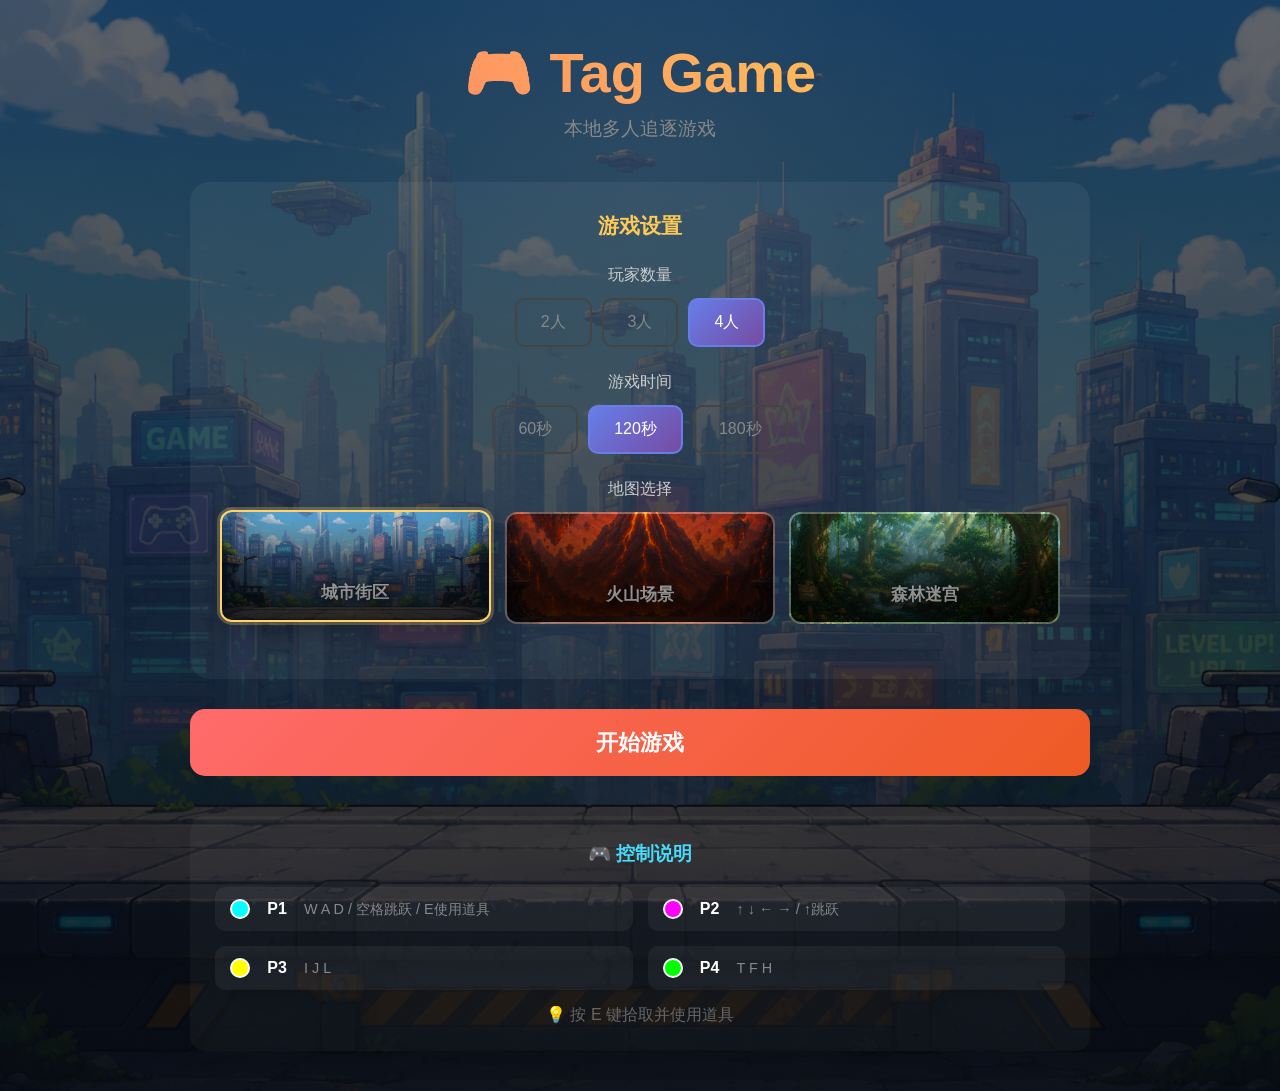
<file: 松弛超人/index.html>
<!DOCTYPE html>
<html lang="zh-CN">
<head>
    <meta charset="UTF-8">
    <meta name="viewport" content="width=device-width, initial-scale=1.0">
    <title>Tag Game - 本地多人追逐</title>
    <link rel="stylesheet" href="css/style.css?v=20260611-event-sfx">
</head>
<body>
    <div id="game-container">
        <!-- 主菜单 -->
        <div id="menu" class="screen active">
            <h1>🎮 Tag Game</h1>
            <p class="subtitle">本地多人追逐游戏</p>

            <div class="menu-options">
                <h2>游戏设置</h2>

                <div class="setting-group">
                    <label>玩家数量</label>
                    <div class="button-group">
                        <button class="btn-option" data-setting="players" data-value="2">2人</button>
                        <button class="btn-option" data-setting="players" data-value="3">3人</button>
                        <button class="btn-option selected" data-setting="players" data-value="4">4人</button>
                    </div>
                </div>

                <div class="setting-group">
                    <label>游戏时间</label>
                    <div class="button-group">
                        <button class="btn-option" data-setting="time" data-value="60">60秒</button>
                        <button class="btn-option selected" data-setting="time" data-value="120">120秒</button>
                        <button class="btn-option" data-setting="time" data-value="180">180秒</button>
                    </div>
                </div>

                <div class="setting-group">
                    <label>地图选择</label>
                    <div class="button-group map-button-group">
                        <button class="btn-option selected" data-setting="map" data-value="1">城市街区</button>
                        <button class="btn-option" data-setting="map" data-value="2">火山场景</button>
                        <button class="btn-option" data-setting="map" data-value="3">森林迷宫</button>
                    </div>
                </div>
            </div>

            <button id="btn-start" class="btn-primary">开始游戏</button>

            <div class="controls-info">
                <h3>🎮 控制说明</h3>
                <div class="control-grid">
                    <div class="control-item red">
                        <span class="player-dot"></span>
                        <span class="player-label">P1</span>
                        <span class="keys">W A D / 空格跳跃 / E使用道具</span>
                    </div>
                    <div class="control-item blue">
                        <span class="player-dot"></span>
                        <span class="player-label">P2</span>
                        <span class="keys">↑ ↓ ← → / ↑跳跃</span>
                    </div>
                    <div class="control-item yellow">
                        <span class="player-dot"></span>
                        <span class="player-label">P3</span>
                        <span class="keys">I J L</span>
                    </div>
                    <div class="control-item green">
                        <span class="player-dot"></span>
                        <span class="player-label">P4</span>
                        <span class="keys">T F H</span>
                    </div>
                </div>
                <p style="margin-top:15px; color:#666;">💡 按 E 键拾取并使用道具</p>
            </div>
        </div>

        <!-- 游戏画面 -->
        <div id="game" class="screen">
            <canvas id="game-canvas"></canvas>

            <div id="hud">
                <div id="timer">02:00</div>
                <div id="it-indicator">谁是鬼?</div>
                <button id="music-toggle" type="button">音乐开</button>
            </div>

            <div id="item-guide">
                <h4>道具说明</h4>
                <div class="guide-grid">
                    <span class="guide-item" style="color:#888888">隐=隐身2.5秒</span>
                    <span class="guide-item" style="color:#ffeb3b">速=加速5秒</span>
                    <span class="guide-item" style="color:#9c27b0">闪=瞬移80px</span>
                    <span class="guide-item" style="color:#e91e63">眼=透视6秒</span>
                    <span class="guide-item" style="color:#ff5722">锁=减速敌人</span>
                    <span class="guide-item" style="color:#f44336">冲=鬼冲刺</span>
                    <span class="guide-item" style="color:#607d8b">雾=迷雾3秒</span>
                    <span class="guide-item" style="color:#00bcd4">停=冻结1秒</span>
                    <span class="guide-item" style="color:#2196f3">盾=抵挡1次</span>
                    <span class="guide-item" style="color:#4caf50">换=互换位置</span>
                    <span class="guide-item" style="color:#ffd700">电=电击(E/L)</span>
                </div>
                <p style="margin-top:8px;font-size:11px;color:#666;">碰到道具自动使用</p>
            </div>
        </div>

        <!-- 结束画面 -->
        <div id="end-screen" class="screen">
            <h1 id="winner-text">游戏结束</h1>
            <p id="winner-player"></p>
            <button id="btn-rematch-request" class="btn-primary">发起再战</button>
            <div id="rematch-panel">
                <p>抓捕方发起再战，是否接受挑战？</p>
                <button id="btn-rematch-accept" class="btn-primary">同意再战</button>
            </div>
            <button id="btn-restart" class="btn-primary">再玩一次</button>
            <button id="btn-menu" class="btn-secondary">返回菜单</button>
        </div>

        <div id="tunnel-transition">
            <div class="tunnel-core"></div>
            <div class="tunnel-text">空间隧道开启<br><span>火山关卡载入中</span></div>
        </div>
    </div>

    <script src="js/game.js?v=20260611-event-sfx"></script>
</body>
</html>
</file>
<file: 松弛超人/css/style.css>
/* ========================================
   Tag Game - 样式文件
   ======================================== */

* {
    margin: 0;
    padding: 0;
    box-sizing: border-box;
}

body {
    font-family: 'Segoe UI', Tahoma, Geneva, Verdana, sans-serif;
    background: linear-gradient(135deg, #1a1a2e 0%, #16213e 100%);
    min-height: 100vh;
    display: flex;
    justify-content: center;
    align-items: center;
    color: #fff;
}

/* ========================================
   游戏容器
   ======================================== */
#game-container {
    width: 100%;
    max-width: 100%;
    padding: 0;
    z-index: 100;
}

/* ========================================
   屏幕切换
   ======================================== */
.screen {
    display: none;
}

.screen.active {
    display: block;
}

/* ========================================
   主菜单
   ======================================== */
#menu {
    text-align: center;
    position: relative;
    width: 100%;
    min-height: 100vh;
    padding: 40px 20px;
    overflow: hidden;
    background: #111827;
}

#menu::before {
    content: '';
    position: absolute;
    inset: 0;
    background-image: var(--menu-map-bg, url('../assets/city_background.png'));
    background-size: cover;
    background-position: center;
    filter: saturate(1.1) brightness(0.72);
    transform: scale(1.04);
    transition: filter 0.35s ease, transform 0.35s ease;
    z-index: 0;
}

#menu::after {
    content: '';
    position: absolute;
    inset: 0;
    background:
        linear-gradient(180deg, rgba(5, 8, 14, 0.46), rgba(5, 8, 14, 0.82)),
        radial-gradient(circle at 50% 18%, rgba(255,255,255,0.14), transparent 32%);
    z-index: 0;
}

#menu > * {
    position: relative;
    z-index: 1;
    max-width: 900px;
    margin-left: auto;
    margin-right: auto;
}

#menu h1 {
    font-size: 3.5rem;
    margin-bottom: 10px;
    background: linear-gradient(45deg, #ff6b6b, #feca57, #48dbfb, #ff9ff3);
    -webkit-background-clip: text;
    -webkit-text-fill-color: transparent;
    background-clip: text;
    animation: gradient-shift 3s ease infinite;
    background-size: 300% 300%;
}

@keyframes gradient-shift {
    0%, 100% { background-position: 0% 50%; }
    50% { background-position: 100% 50%; }
}

.subtitle {
    font-size: 1.2rem;
    color: #888;
    margin-bottom: 40px;
}

/* ========================================
   设置选项
   ======================================== */
.menu-options {
    background: rgba(255, 255, 255, 0.05);
    border-radius: 20px;
    padding: 30px;
    margin-bottom: 30px;
}

.menu-options h2 {
    font-size: 1.3rem;
    margin-bottom: 25px;
    color: #feca57;
}

.setting-group {
    margin-bottom: 25px;
}

.setting-group label {
    display: block;
    font-size: 1rem;
    margin-bottom: 12px;
    color: #ccc;
}

.button-group {
    display: flex;
    gap: 10px;
    justify-content: center;
    flex-wrap: wrap;
}

.btn-option {
    padding: 12px 24px;
    border: 2px solid #444;
    background: transparent;
    color: #888;
    border-radius: 10px;
    cursor: pointer;
    font-size: 1rem;
    transition: all 0.3s ease;
}

.btn-option:hover {
    border-color: #666;
    color: #fff;
}

.btn-option.selected {
    background: linear-gradient(135deg, #667eea 0%, #764ba2 100%);
    border-color: #667eea;
    color: #fff;
}

.map-button-group {
    display: grid;
    grid-template-columns: repeat(3, minmax(150px, 1fr));
    gap: 14px;
    width: 100%;
}

.map-button-group .btn-option {
    position: relative;
    min-height: 112px;
    overflow: hidden;
    border-color: rgba(255, 255, 255, 0.28);
    border-radius: 12px;
    color: #fff;
    font-weight: 800;
    font-size: 1.05rem;
    text-shadow: 0 2px 10px rgba(0,0,0,0.85);
    background-size: cover;
    background-position: center;
    box-shadow: inset 0 -70px 54px rgba(0,0,0,0.62);
}

.map-button-group .btn-option::before {
    content: '';
    position: absolute;
    inset: 0;
    background: linear-gradient(180deg, rgba(0,0,0,0.08), rgba(0,0,0,0.56));
    z-index: 0;
}

.map-button-group .btn-option[data-value="1"] {
    background-image: url('../assets/city_background.png');
}

.map-button-group .btn-option[data-value="2"] {
    background-image: url('../assets/volcano_bar_1.png');
}

.map-button-group .btn-option[data-value="3"] {
    background-image: url('../assets/forest_background.jpg');
}

.map-button-group .btn-option {
    display: flex;
    align-items: end;
    justify-content: center;
    padding: 0 14px 16px;
}

.map-button-group .btn-option.selected {
    border-color: #ffd36a;
    box-shadow:
        inset 0 -72px 54px rgba(0,0,0,0.58),
        0 0 0 3px rgba(255, 211, 106, 0.26),
        0 12px 30px rgba(0, 0, 0, 0.28);
    transform: translateY(-2px);
}

/* ========================================
   按钮
   ======================================== */
.btn-primary {
    width: 100%;
    max-width: 300px;
    padding: 18px 40px;
    font-size: 1.4rem;
    font-weight: bold;
    background: linear-gradient(135deg, #ff6b6b 0%, #ee5a24 100%);
    border: none;
    border-radius: 15px;
    color: #fff;
    cursor: pointer;
    transition: transform 0.2s ease, box-shadow 0.2s ease;
}

.btn-primary:hover {
    transform: translateY(-3px);
    box-shadow: 0 10px 30px rgba(255, 107, 107, 0.4);
}

.btn-primary:active {
    transform: translateY(0);
}

.btn-secondary {
    width: 100%;
    max-width: 200px;
    padding: 12px 30px;
    font-size: 1rem;
    background: transparent;
    border: 2px solid #667eea;
    border-radius: 10px;
    color: #667eea;
    cursor: pointer;
    margin-top: 15px;
    transition: all 0.3s ease;
}

.btn-secondary:hover {
    background: #667eea;
    color: #fff;
}

/* ========================================
   控制说明
   ======================================== */
.controls-info {
    margin-top: 40px;
    padding: 25px;
    background: rgba(255, 255, 255, 0.03);
    border-radius: 15px;
}

.controls-info h3 {
    margin-bottom: 20px;
    color: #48dbfb;
}

.control-grid {
    display: grid;
    grid-template-columns: repeat(2, 1fr);
    gap: 15px;
}

.control-item {
    display: flex;
    align-items: center;
    gap: 12px;
    padding: 12px 15px;
    background: rgba(255, 255, 255, 0.05);
    border-radius: 10px;
}

.player-dot {
    width: 20px;
    height: 20px;
    border-radius: 50%;
    border: 2px solid #fff;
}

.control-item.red .player-dot { background: #00ffff; }    /* 青色 */
.control-item.blue .player-dot { background: #ff00ff; }    /* 洋红 */
.control-item.yellow .player-dot { background: #ffff00; }  /* 黄色 */
.control-item.green .player-dot { background: #00ff00; }  /* 绿色 */

.player-label {
    font-weight: bold;
    min-width: 30px;
}

.keys {
    color: #888;
    font-size: 0.9rem;
}

/* ========================================
   游戏画面 - 全屏
   ======================================== */
#game {
    position: fixed;
    top: 0;
    left: 0;
    width: 100vw;
    height: 100vh;
    overflow: hidden;
}

#game-canvas {
    width: 100vw;
    height: 100vh;
    background: #1a1a2e;
    border: none;
    border-radius: 0;
    display: block;
}

/* ========================================
   HUD (抬头显示)
   ======================================== */
#hud {
    position: fixed;
    top: 20px;
    left: 50%;
    transform: translateX(-50%);
    display: flex;
    gap: 30px;
    align-items: center;
    z-index: 1000;
}

#timer {
    font-size: 2rem;
    font-weight: bold;
    padding: 10px 25px;
    background: rgba(0, 0, 0, 0.7);
    border-radius: 10px;
    font-family: monospace;
}

#it-indicator {
    font-size: 1.2rem;
    padding: 10px 20px;
    background: rgba(0, 0, 0, 0.7);
    border-radius: 10px;
    animation: pulse 1.5s ease infinite;
}

#music-toggle {
    font-size: 0.95rem;
    font-weight: bold;
    color: #fff;
    padding: 10px 16px;
    background: rgba(0, 0, 0, 0.7);
    border: 1px solid rgba(255, 255, 255, 0.22);
    border-radius: 10px;
    cursor: pointer;
}

#music-toggle:hover {
    background: rgba(20, 20, 20, 0.82);
}

#music-toggle.muted {
    color: #c8c8c8;
}

@keyframes pulse {
    0%, 100% { opacity: 1; }
    50% { opacity: 0.6; }
}

/* ========================================
   结束画面
   ======================================== */
#end-screen {
    text-align: center;
    padding: 50px 20px;
}

#end-screen h1 {
    font-size: 3rem;
    margin-bottom: 20px;
}

#winner-player {
    font-size: 1.8rem;
    margin-bottom: 26px;
    color: #feca57;
}

#rematch-panel {
    display: none;
    max-width: 360px;
    margin: 18px auto;
    padding: 18px;
    border: 1px solid rgba(255, 130, 70, 0.45);
    background: rgba(20, 8, 4, 0.78);
    border-radius: 8px;
}

#rematch-panel.active {
    display: block;
}

#rematch-panel p {
    margin-bottom: 14px;
    color: #ffd8a8;
}

#tunnel-transition {
    position: fixed;
    inset: 0;
    display: none;
    place-items: center;
    overflow: hidden;
    z-index: 5000;
    background: #09010f;
}

#tunnel-transition.active {
    display: grid;
}

.tunnel-core {
    width: 140vmax;
    height: 140vmax;
    border-radius: 50%;
    background:
        repeating-conic-gradient(from 0deg, rgba(255, 93, 18, 0.95) 0 10deg, rgba(93, 38, 255, 0.9) 10deg 20deg, rgba(255, 214, 64, 0.9) 20deg 28deg),
        radial-gradient(circle, #fff 0 4%, #ff7a18 12%, #301050 35%, #05000a 70%);
    animation: tunnel-spin 1.8s linear infinite, tunnel-pulse 1.1s ease-in-out infinite;
}

.tunnel-text {
    position: absolute;
    text-align: center;
    font-size: 2rem;
    font-weight: 800;
    color: #fff;
    text-shadow: 0 0 18px #ff6b00, 0 0 34px #7c3cff;
}

.tunnel-text span {
    font-size: 1.1rem;
    color: #ffd8a8;
}

@keyframes tunnel-spin {
    to { transform: rotate(360deg); }
}

@keyframes tunnel-pulse {
    0%, 100% { filter: brightness(1); }
    50% { filter: brightness(1.35); }
}

/* ========================================
   道具说明面板
   ======================================== */
#item-guide {
    position: fixed;
    top: 90px;
    left: 20px;
    background: rgba(0,0,0,0.8);
    border-radius: 10px;
    padding: 12px 15px;
    font-size: 12px;
    color: #fff;
    z-index: 1000;
    border: 1px solid rgba(255,255,255,0.1);
}

#item-guide h4 {
    margin-bottom: 8px;
    color: #feca57;
    font-size: 13px;
}

.guide-grid {
    display: grid;
    grid-template-columns: repeat(2, 1fr);
    gap: 4px 15px;
}

.guide-item {
    font-size: 11px;
}

/* ========================================
   响应式
   ======================================== */
@media (max-width: 600px) {
    #menu h1 {
        font-size: 2.5rem;
    }

    .control-grid {
        grid-template-columns: 1fr;
    }

    #game-canvas {
        height: 400px;
    }

    #item-guide {
        font-size: 10px;
        padding: 8px 10px;
        max-width: 150px;
    }

    .guide-grid {
        grid-template-columns: 1fr;
    }
}
</file>
